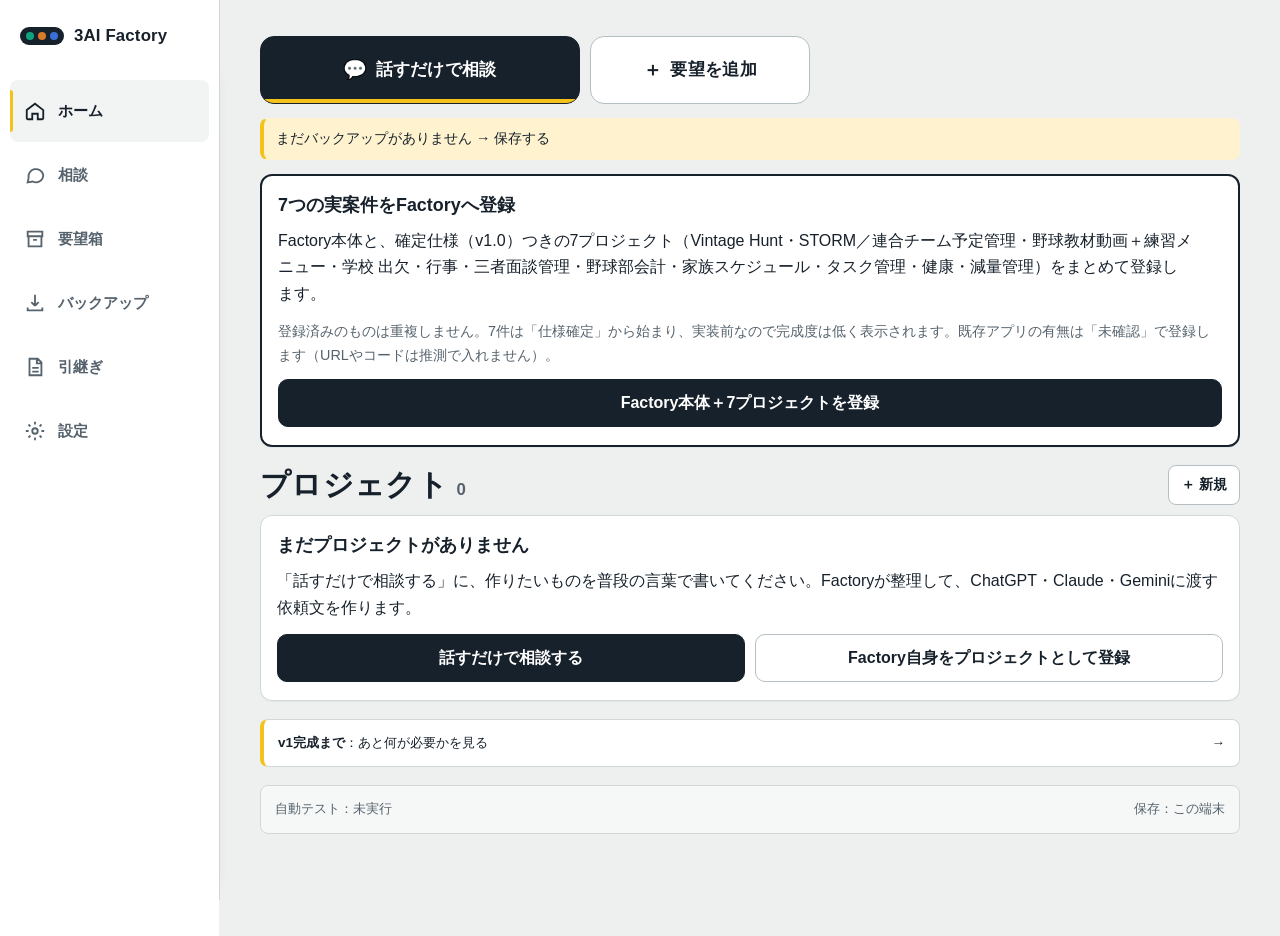
<file: index.html>
<!doctype html>
<html lang="ja">
<head>
  <meta charset="utf-8">
  <meta name="viewport" content="width=device-width, initial-scale=1, viewport-fit=cover">
  <title>3AI Factory</title>
  <meta name="description" content="ChatGPT・Claude・Geminiを活用してアプリ開発を管理するFactory">
  <meta name="theme-color" content="#edf0ee" media="(prefers-color-scheme: light)">
  <meta name="theme-color" content="#0e151c" media="(prefers-color-scheme: dark)">
  <link rel="manifest" href="manifest.webmanifest">
  <link rel="icon" href="icons/icon-192.png">
  <link rel="apple-touch-icon" href="icons/apple-touch-icon.png">
  <meta name="apple-mobile-web-app-capable" content="yes">
  <meta name="mobile-web-app-capable" content="yes">
  <meta name="apple-mobile-web-app-title" content="3AI Factory">
  <link rel="stylesheet" href="css/style.css">
</head>
<body>
  <div id="offline" class="offline-bar" hidden>オフライン中です（この端末のデータでそのまま使えます）</div>
  <header class="topbar">
    <div class="brand"><span class="dots" aria-hidden="true"><i style="background:var(--ai-chatgpt)"></i><i style="background:var(--ai-claude)"></i><i style="background:var(--ai-gemini)"></i></span>3AI Factory</div>
    <div class="spacer"></div>
    <span id="phase-badge" class="badge">Phase 1</span>
  </header>
  <main id="view" aria-live="polite">
    <p class="muted">読み込み中…</p>
    <noscript><div class="notice ng">JavaScriptを有効にしてください。</div></noscript>
  </main>
  <nav class="tabbar" aria-label="メインメニュー">
    <a href="#/" data-route="/"><svg viewBox="0 0 24 24" fill="none" stroke="currentColor" stroke-width="2" aria-hidden="true"><path d="M3 11l9-7 9 7v9a1 1 0 0 1-1 1h-5v-6H9v6H4a1 1 0 0 1-1-1z"/></svg>ホーム</a>
    <a href="#/talk" data-route="/talk"><svg viewBox="0 0 24 24" fill="none" stroke="currentColor" stroke-width="2" aria-hidden="true"><path d="M21 12a8 8 0 0 1-11.6 7.1L4 20l1-4.6A8 8 0 1 1 21 12z"/></svg>相談</a>
    <a href="#/requests" data-route="/requests"><svg viewBox="0 0 24 24" fill="none" stroke="currentColor" stroke-width="2" aria-hidden="true"><path d="M4 4h16v5H4z M5 9v11h14V9 M10 13h4"/></svg>要望箱</a>
    <a href="#/backup" data-route="/backup" class="desk-only"><svg viewBox="0 0 24 24" fill="none" stroke="currentColor" stroke-width="2" aria-hidden="true"><path d="M12 3v12m0 0l-4-4m4 4l4-4M4 17v3h16v-3"/></svg>バックアップ</a>
    <a href="#/handoff" data-route="/handoff" class="desk-only"><svg viewBox="0 0 24 24" fill="none" stroke="currentColor" stroke-width="2" aria-hidden="true"><path d="M6 3h9l4 4v14H6z M14 3v5h5 M9 13h7 M9 17h7"/></svg>引継ぎ</a>
    <a href="#/settings" data-route="/settings" data-alt="/backup /handoff"><svg viewBox="0 0 24 24" fill="none" stroke="currentColor" stroke-width="2" aria-hidden="true"><circle cx="12" cy="12" r="3"/><path d="M12 2v3M12 19v3M2 12h3M19 12h3M4.9 4.9l2.1 2.1M17 17l2.1 2.1M4.9 19.1L7 17M17 7l2.1-2.1"/></svg>設定</a>
  </nav>
  <script type="module" src="js/app.js"></script>
</body>
</html>
</file>
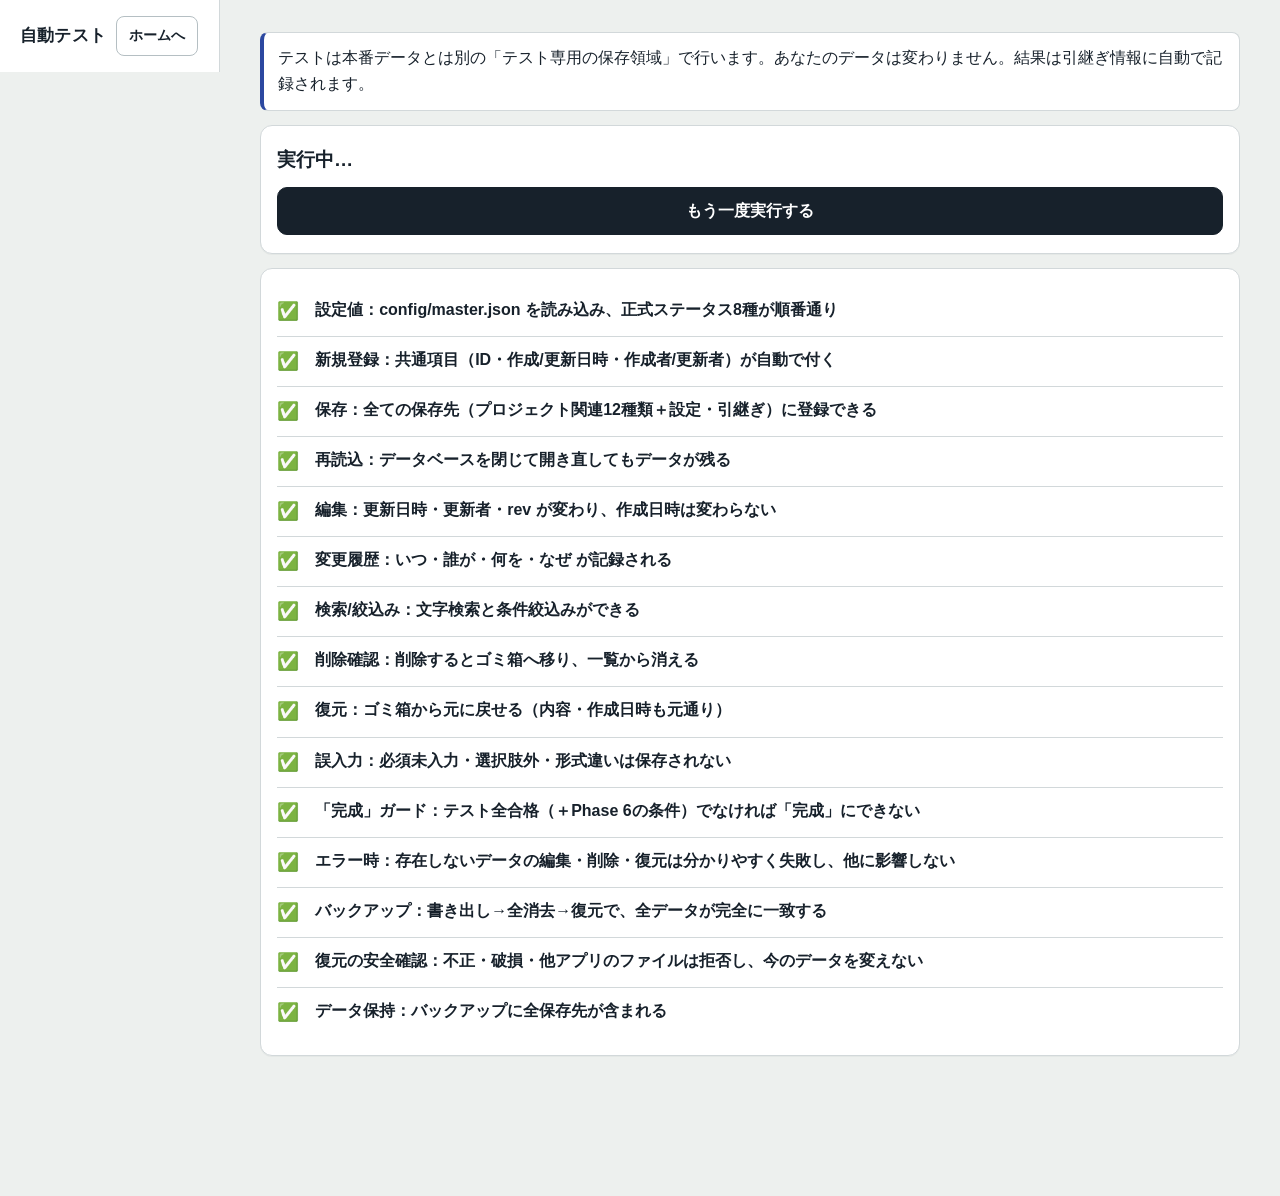
<file: tests/index.html>
<!doctype html>
<html lang="ja">
<head>
  <meta charset="utf-8">
  <meta name="viewport" content="width=device-width, initial-scale=1, viewport-fit=cover">
  <title>Factory 自動テスト</title>
  <link rel="stylesheet" href="../css/style.css">
  <style>
    body { padding-bottom: 24px; }
    .row { display: flex; gap: 10px; align-items: flex-start; padding: 10px 0; border-bottom: 1px solid var(--line); }
    .row:last-child { border-bottom: 0; }
    .row .mark { font-size: 1.1rem; width: 1.6em; flex: none; }
    .row .name { font-weight: 700; }
    .row .err { color: var(--ng); font-size: .85rem; word-break: break-word; }
    .summary { font-size: 1.2rem; font-weight: 800; }
  </style>
</head>
<body>
  <header class="topbar"><div class="brand">自動テスト</div><div class="spacer"></div><a class="btn small" href="../">ホームへ</a></header>
  <main>
    <div class="notice">テストは本番データとは別の「テスト専用の保存領域」で行います。あなたのデータは変わりません。結果は引継ぎ情報に自動で記録されます。</div>
    <section class="card">
      <div id="summary" class="summary" role="status">実行中…</div>
      <p class="muted" id="when"></p>
      <button class="btn primary" id="rerun">もう一度実行する</button>
    </section>
    <section class="card"><div id="results"></div></section>
  </main>
  <script type="module" src="tests.js"></script>
</body>
</html>
</file>
<file: css/style.css>
/* Design-1 v0.11.1 — 「工房の工程票」
   元の単一CSSを、GitHub反映時の安全性のため7つの同等パートに分割して読み込みます。v0.11.1のスマホ仕上げは design1-07.css の末尾で上書きします。
   見た目・適用順はClaudeの factory-v0.11.0/css/style.css と同じです。
*/
@import url("./design1-01.css");
@import url("./design1-02.css");
@import url("./design1-03.css");
@import url("./design1-04.css");
@import url("./design1-05.css");
@import url("./design1-06.css");
@import url("./design1-07.css");
</file>
